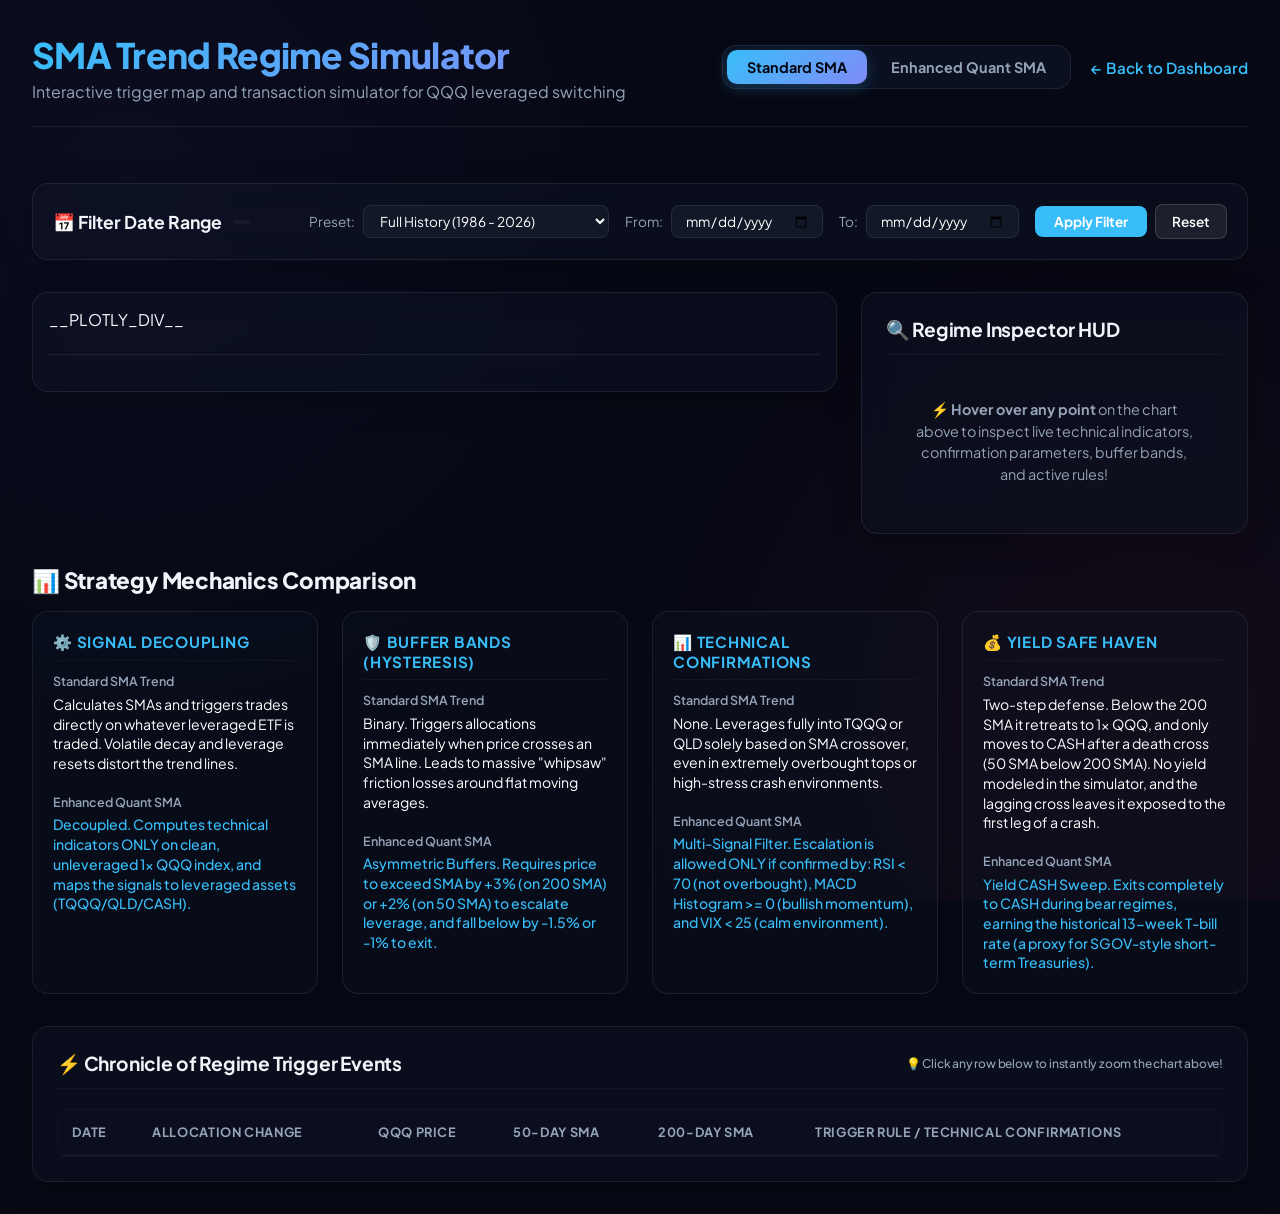
<file: tools/templates/simulator_template.html>
<!DOCTYPE html>
<html lang="en">
<head>
    <meta charset="UTF-8">
    <meta name="viewport" content="width=device-width, initial-scale=1.0">
    <title>SMA Trend Regime Simulator</title>
    <link href="https://fonts.googleapis.com/css2?family=Plus+Jakarta+Sans:wght@300;400;500;600;700;800&display=swap" rel="stylesheet">
    <script src="https://cdn.plot.ly/plotly-2.35.2.min.js" integrity="sha384-cCVCZkAjYNxaYKbM8lsArLznDF/SvMFr1jcZrvOpSTCa0W40ZAdLzHCEulnUa5i7" crossorigin="anonymous"></script>
    <style>
        :root {
            --bg-main: #060814;
            --bg-card: rgba(15, 23, 42, 0.4);
            --border-color: rgba(255, 255, 255, 0.08);
            --text-main: #f8fafc;
            --text-muted: #94a3b8;
            --green: #10b981;
            --yellow: #f59e0b;
            --red: #f43f5e;
            --purple: #a855f7;
            --blue: #38bdf8;
            --accent-blue: #38bdf8;
            --gradient-active: linear-gradient(135deg, #38bdf8, #818cf8);
        }
        
        * {
            margin: 0;
            padding: 0;
            box-sizing: border-box;
            font-family: 'Plus Jakarta Sans', sans-serif;
        }
        
        body {
            background-color: var(--bg-main);
            color: var(--text-main);
            padding: 2rem;
            min-height: 100vh;
            background-image: radial-gradient(circle at 10% 20%, rgba(99, 102, 241, 0.06) 0%, transparent 40%),
                              radial-gradient(circle at 90% 80%, rgba(244, 63, 94, 0.06) 0%, transparent 40%);
            background-attachment: fixed;
        }
        
        .container {
            max-width: 1500px;
            margin: 0 auto;
        }
        
        header {
            margin-bottom: 2rem;
            display: flex;
            justify-content: space-between;
            align-items: center;
            border-bottom: 1px solid var(--border-color);
            padding-bottom: 1.5rem;
            flex-wrap: wrap;
            gap: 1.5rem;
        }
        
        h1 {
            font-size: 2.2rem;
            font-weight: 800;
            background: linear-gradient(135deg, #38bdf8, #818cf8);
            -webkit-background-clip: text;
            -webkit-text-fill-color: transparent;
            letter-spacing: -0.02em;
        }
        
        .back-link {
            color: #38bdf8;
            text-decoration: none;
            font-weight: 600;
            font-size: 0.95rem;
            display: flex;
            align-items: center;
            gap: 0.5rem;
            transition: color 0.2s;
        }
        
        .back-link:hover {
            color: #818cf8;
        }
        
        /* Segmented Controller */
        .strategy-toggle-wrapper {
            display: flex;
            align-items: center;
            background: rgba(15, 23, 42, 0.6);
            border: 1px solid var(--border-color);
            border-radius: 14px;
            padding: 4px;
            gap: 4px;
            backdrop-filter: blur(12px);
        }
        
        .btn-segment {
            padding: 8px 20px;
            border: none;
            border-radius: 10px;
            font-size: 0.9rem;
            font-weight: 700;
            cursor: pointer;
            color: var(--text-muted);
            background: transparent;
            transition: all 0.25s cubic-bezier(0.4, 0, 0.2, 1);
        }
        
        .btn-segment:hover:not(.active) {
            color: var(--text-main);
            background: rgba(255, 255, 255, 0.03);
        }
        
        .btn-segment.active {
            background: var(--gradient-active);
            color: #030712;
            box-shadow: 0 4px 15px rgba(56, 189, 248, 0.25);
        }
        
        /* Dashboard Layout Split */
        .dashboard-layout {
            display: grid;
            grid-template-columns: 2.7fr 1.3fr;
            gap: 1.5rem;
            margin-bottom: 2rem;
        }
        
        @media (max-width: 1024px) {
            .dashboard-layout {
                grid-template-columns: 1fr;
            }
        }
        
        /* Cards */
        .card {
            background: var(--bg-card);
            border: 1px solid var(--border-color);
            border-radius: 16px;
            padding: 1.5rem;
            backdrop-filter: blur(16px);
            box-shadow: 0 8px 32px rgba(0, 0, 0, 0.25);
            position: relative;
        }
        
        .card-title {
            font-size: 1.2rem;
            font-weight: 700;
            margin-bottom: 1.25rem;
            color: #f1f5f9;
            display: flex;
            align-items: center;
            justify-content: space-between;
            border-bottom: 1px solid rgba(255,255,255,0.04);
            padding-bottom: 0.75rem;
            letter-spacing: -0.01em;
        }
        
        /* Dynamic Stats Cards */
        .stats-container {
            display: grid;
            grid-template-columns: repeat(auto-fit, minmax(220px, 1fr));
            gap: 1rem;
            margin-bottom: 1.5rem;
        }
        
        .stat-card {
            background: rgba(15, 23, 42, 0.3);
            border: 1px solid var(--border-color);
            border-radius: 12px;
            padding: 1.1rem;
            display: flex;
            flex-direction: column;
            gap: 0.4rem;
            box-shadow: inset 0 2px 4px rgba(255,255,255,0.01);
        }
        
        .stat-label {
            font-size: 0.8rem;
            color: var(--text-muted);
            font-weight: 600;
            text-transform: uppercase;
            letter-spacing: 0.05em;
        }
        
        .stat-value {
            font-size: 1.5rem;
            font-weight: 800;
            color: #ffffff;
            letter-spacing: -0.01em;
        }
        
        .stat-bar-container {
            width: 100%;
            height: 6px;
            background: rgba(255, 255, 255, 0.04);
            border-radius: 3px;
            overflow: hidden;
            margin-top: 0.25rem;
        }
        
        .stat-bar {
            height: 100%;
            border-radius: 3px;
            transition: width 0.4s ease-out;
        }
        
        /* HUD Inspector Panel styles */
        .hud-item {
            display: flex;
            justify-content: space-between;
            align-items: center;
            background: rgba(255, 255, 255, 0.02);
            border: 1px solid var(--border-color);
            padding: 8px 12px;
            border-radius: 8px;
            font-size: 0.85rem;
            transition: all 0.2s;
        }
        
        .hud-item.status-ok {
            border-left: 3px solid var(--green);
            background: rgba(16, 185, 129, 0.02);
        }
        
        .hud-item.status-fail {
            border-left: 3px solid var(--red);
            background: rgba(244, 63, 94, 0.02);
        }
        
        .hud-item.status-neutral {
            border-left: 3px solid var(--yellow);
            background: rgba(245, 158, 11, 0.02);
        }
        
        .hud-item.status-info {
            border-left: 3px solid var(--blue);
            background: rgba(56, 189, 248, 0.02);
        }
        
        .hud-item.status-purple {
            border-left: 3px solid var(--purple);
            background: rgba(168, 85, 247, 0.02);
        }
        
        /* Interactive Row Clicking */
        tbody tr {
            transition: all 0.2s ease-in-out;
        }
        tbody tr:hover {
            background-color: rgba(56, 189, 248, 0.06) !important;
        }
        tbody tr:hover .zoom-helper {
            opacity: 1;
            transform: translateX(0);
        }
        
        .active-row td {
            background-color: rgba(56, 189, 248, 0.1) !important;
            border-top: 1px solid rgba(56, 189, 248, 0.25) !important;
            border-bottom: 1px solid rgba(56, 189, 248, 0.25) !important;
            font-weight: 500;
        }
        
        .zoom-helper {
            display: inline-block;
            font-size: 0.7rem;
            color: var(--accent-blue);
            background: rgba(56, 189, 248, 0.1);
            padding: 2px 6px;
            border-radius: 4px;
            margin-left: 8px;
            opacity: 0;
            transform: translateX(-4px);
            transition: all 0.2s ease;
        }
        
        /* Floating Action Banner */
        .zoom-banner {
            display: none;
            align-items: center;
            justify-content: space-between;
            background: rgba(10, 15, 30, 0.95);
            border: 1px solid rgba(255, 255, 255, 0.1);
            padding: 1rem 1.5rem;
            border-radius: 12px;
            margin-bottom: 1.5rem;
            box-shadow: 0 12px 32px rgba(0, 0, 0, 0.4);
            backdrop-filter: blur(12px);
            animation: slideIn 0.3s cubic-bezier(0.16, 1, 0.3, 1);
        }
        
        @keyframes slideIn {
            from { transform: translateY(-10px); opacity: 0; }
            to { transform: translateY(0); opacity: 1; }
        }
        
        .btn-reset {
            background: rgba(255, 255, 255, 0.08);
            border: 1px solid rgba(255, 255, 255, 0.15);
            color: #ffffff;
            padding: 0.5rem 1rem;
            border-radius: 8px;
            font-size: 0.85rem;
            font-weight: 600;
            cursor: pointer;
            transition: all 0.2s;
        }
        
        .btn-reset:hover {
            background: #ffffff;
            color: #030712;
        }

        /* Stock Legend Card */
        .legend-card-grid {
            display: grid;
            grid-template-columns: repeat(auto-fit, minmax(220px, 1fr));
            gap: 1.25rem;
            margin-top: 1.5rem;
            padding-top: 1.25rem;
            border-top: 1px solid var(--border-color);
        }
        .legend-item {
            display: flex;
            align-items: flex-start;
            gap: 0.75rem;
        }
        .legend-icon {
            font-size: 1.2rem;
            line-height: 1.2;
        }
        .legend-title {
            font-weight: 700;
            font-size: 0.9rem;
            color: #f1f5f9;
            margin-bottom: 0.25rem;
        }
        .legend-desc {
            font-size: 0.8rem;
            color: var(--text-muted);
            line-height: 1.4;
        }

        /* Table Styles */
        .table-wrapper {
            max-height: 500px;
            overflow-y: auto;
            border-radius: 8px;
            border: 1px solid rgba(255, 255, 255, 0.04);
        }
        
        table {
            width: 100%;
            border-collapse: collapse;
            text-align: left;
        }
        
        th {
            background-color: rgba(10, 15, 30, 0.9);
            padding: 0.9rem;
            font-size: 0.8rem;
            font-weight: 700;
            color: var(--text-muted);
            text-transform: uppercase;
            letter-spacing: 0.05em;
            position: sticky;
            top: 0;
            z-index: 10;
            border-bottom: 1px solid var(--border-color);
        }
        
        td {
            padding: 0.9rem;
            border-bottom: 1px solid rgba(255, 255, 255, 0.02);
            font-size: 0.9rem;
        }
        
        /* Badges */
        .badge {
            display: inline-flex;
            align-items: center;
            padding: 0.3rem 0.65rem;
            border-radius: 9999px;
            font-size: 0.75rem;
            font-weight: 700;
            text-transform: uppercase;
            letter-spacing: 0.02em;
        }
        
        .badge-tqqq {
            background-color: rgba(16, 185, 129, 0.12);
            color: var(--green);
            border: 1px solid rgba(16, 185, 129, 0.25);
        }
        
        .badge-qld {
            background-color: rgba(245, 158, 11, 0.12);
            color: var(--yellow);
            border: 1px solid rgba(245, 158, 11, 0.25);
        }
        
        .badge-qqq {
            background-color: rgba(56, 189, 248, 0.12);
            color: var(--blue);
            border: 1px solid rgba(56, 189, 248, 0.25);
        }
        
        .badge-qld-qqq {
            background-color: rgba(168, 85, 247, 0.12);
            color: var(--purple);
            border: 1px solid rgba(168, 85, 247, 0.25);
        }
        
        .badge-cash {
            background-color: rgba(244, 63, 94, 0.12);
            color: var(--red);
            border: 1px solid rgba(244, 63, 94, 0.25);
        }
        
        /* Style comparison panel */
        .comparison-grid {
            display: grid;
            grid-template-columns: repeat(auto-fit, minmax(280px, 1fr));
            gap: 1.5rem;
            margin-bottom: 2rem;
        }
        
        .comp-card {
            background: rgba(15, 23, 42, 0.3);
            border: 1px solid var(--border-color);
            border-radius: 16px;
            padding: 1.25rem;
            display: flex;
            flex-direction: column;
            gap: 0.75rem;
        }
        
        .comp-card-title {
            font-size: 0.95rem;
            font-weight: 700;
            text-transform: uppercase;
            letter-spacing: 0.05em;
            color: var(--accent-blue);
            border-bottom: 1px solid rgba(255,255,255,0.04);
            padding-bottom: 0.5rem;
        }
        
        .comp-rule-block {
            display: flex;
            flex-direction: column;
            gap: 0.35rem;
        }
        
        .comp-rule-label {
            font-size: 0.78rem;
            color: var(--text-muted);
            font-weight: 600;
        }
        
        .comp-rule-val {
            font-size: 0.88rem;
            color: #ffffff;
            line-height: 1.4;
        }
        
        /* Scrollbar custom styling */
        .table-wrapper::-webkit-scrollbar {
            width: 6px;
        }
        .table-wrapper::-webkit-scrollbar-track {
            background: rgba(0, 0, 0, 0.15);
        }
        .table-wrapper::-webkit-scrollbar-thumb {
            background: rgba(255, 255, 255, 0.08);
            border-radius: 3px;
        }
        .table-wrapper::-webkit-scrollbar-thumb:hover {
            background: rgba(255, 255, 255, 0.15);
        }
        /* Filter Card Base & Desktop */
        .filter-card-sma {
            display: flex;
            flex-wrap: wrap;
            align-items: center;
            justify-content: space-between;
            gap: 1rem 1.25rem;
            margin-bottom: 2rem;
            padding: 1.25rem;
        }

        .filter-card-header-sma {
            display: flex;
            align-items: center;
            justify-content: space-between;
            gap: 0.75rem;
            flex-shrink: 0;
        }

        .filter-card-header-left-sma {
            display: flex;
            align-items: center;
            gap: 0.75rem;
            flex-wrap: wrap;
        }

        .filter-toggle-btn-sma {
            display: none;
            align-items: center;
            gap: 6px;
            background: #18181b;
            border: 1px solid var(--border-color);
            color: var(--text-main);
            padding: 6px 12px;
            border-radius: 6px;
            font-size: 0.8rem;
            font-weight: 500;
            cursor: pointer;
            transition: all 0.15s;
            flex-shrink: 0;
        }

        .filter-toggle-btn-sma:hover {
            border-color: rgba(255, 255, 255, 0.2);
            background: #27272a;
        }

        .filter-toggle-icon-sma {
            font-size: 0.75rem;
            transition: transform 0.2s cubic-bezier(0.16, 1, 0.3, 1);
        }

        .filter-card-sma.is-expanded .filter-toggle-icon-sma {
            transform: rotate(180deg);
        }

        .filter-controls-body-sma {
            display: flex;
            flex-wrap: wrap;
            align-items: center;
            gap: 1rem;
        }

        .filter-grid-mobile-sma {
            display: flex;
            flex-wrap: wrap;
            align-items: center;
            gap: 1rem;
        }

        .filter-item-mobile-sma {
            display: flex;
            align-items: center;
            gap: 0.5rem;
            white-space: nowrap;
        }

        .filter-btn-group-sma {
            display: flex;
            align-items: center;
            gap: 0.5rem;
        }

        /* Mobile Responsive Adaptations */
        @media (max-width: 900px) {
            body {
                padding: 1.25rem 1rem;
            }
            .dashboard-layout {
                grid-template-columns: 1fr;
                gap: 1.25rem;
            }
            header {
                flex-direction: column;
                align-items: stretch;
                gap: 1rem;
                margin-bottom: 1.5rem;
                padding-bottom: 1.25rem;
            }
            .strategy-toggle-wrapper {
                width: 100%;
                display: flex;
            }
            .btn-segment {
                flex: 1;
                text-align: center;
                min-height: 42px;
                padding: 8px 6px;
                font-size: 0.8rem;
            }
            .stats-container {
                grid-template-columns: repeat(2, 1fr);
                gap: 0.75rem;
                margin-bottom: 1.25rem;
            }
            .stat-card {
                padding: 0.85rem;
            }
            .stat-value {
                font-size: 1.2rem;
            }
            #sma-chart, .plotly-graph-div {
                height: 320px !important;
            }
            .comparison-grid {
                grid-template-columns: 1fr;
                gap: 1rem;
            }
            .filter-card-sma {
                flex-direction: column;
                align-items: stretch;
                gap: 0;
                padding: 1rem !important;
            }
            .filter-card-header-sma {
                width: 100%;
                justify-content: space-between;
                gap: 0.5rem;
            }
            .filter-card-header-left-sma {
                gap: 0.5rem;
            }
            .filter-toggle-btn-sma {
                display: inline-flex;
            }
            .filter-controls-body-sma {
                display: none;
                width: 100%;
                margin-top: 12px;
                padding-top: 12px;
                border-top: 1px solid rgba(255, 255, 255, 0.06);
                flex-direction: column;
                align-items: stretch;
                gap: 10px;
            }
            .filter-card-sma.is-expanded .filter-controls-body-sma {
                display: flex;
            }
            .filter-grid-mobile-sma {
                display: grid;
                grid-template-columns: 1fr 1fr;
                gap: 8px;
                width: 100%;
            }
            .filter-item-mobile-sma {
                display: flex;
                flex-direction: column;
                align-items: stretch;
                gap: 4px;
                width: 100%;
            }
            .filter-item-mobile-sma select,
            .filter-item-mobile-sma input {
                width: 100% !important;
                height: 38px;
            }
            .filter-btn-group-sma {
                display: grid;
                grid-template-columns: 1fr 1fr;
                gap: 8px;
                width: 100%;
                margin-top: 4px;
            }
            .filter-btn-group-sma button {
                min-height: 40px;
                justify-content: center;
                width: 100%;
            }
            /* Frozen sticky date column on triggers table */
            .table-wrapper table th:first-child,
            .table-wrapper table td:first-child {
                position: sticky;
                left: 0;
                z-index: 5;
                background: #09090b;
                box-shadow: 2px 0 6px -2px rgba(0, 0, 0, 0.6);
            }
            .table-wrapper table th:first-child {
                z-index: 15;
            }
            .table-wrapper table tbody tr:nth-child(even) td:first-child {
                background: #0f0f14;
            }
            .table-wrapper table tbody tr:hover td:first-child {
                background: #14141c;
            }
        }

        @media (max-width: 600px) {
            body {
                padding: 1rem 0.75rem;
            }
            h1 {
                font-size: 1.35rem;
            }
            .stats-container {
                grid-template-columns: 1fr;
            }
            #sma-chart, .plotly-graph-div {
                height: 290px !important;
            }
            .card {
                padding: 1rem;
                border-radius: 12px;
            }
            .filter-grid-mobile-sma {
                grid-template-columns: 1fr;
            }
        }
    </style>
</head>
<body>
    <div class="container">
        <header>
            <div>
                <h1>SMA Trend Regime Simulator</h1>
                <p style="color: var(--text-muted); margin-top: 0.25rem;">Interactive trigger map and transaction simulator for QQQ leveraged switching</p>
            </div>
            
            <div style="display: flex; align-items: center; gap: 1.25rem; flex-wrap: wrap;">
                <!-- Premium Strategy Toggle Segment Control -->
                <div class="strategy-toggle-wrapper">
                    <button id="btn-std" class="btn-segment active" onclick="setStrategy('standard')">Standard SMA</button>
                    <button id="btn-enh" class="btn-segment" onclick="setStrategy('enhanced')">Enhanced Quant SMA</button>
                </div>
                
                <a href="index.html" class="back-link">
                    ← Back to Dashboard
                </a>
            </div>
        </header>
        
        <!-- Regime Duration Stats (Updated dynamically by JS) -->
        <div class="stats-container" id="stats-container-dynamic">
            <!-- Filled dynamically -->
        </div>

        <!-- Interactive Date Range Selector -->
        <div class="card filter-card-sma" id="filterCardSma">
            <div class="filter-card-header-sma">
                <div class="filter-card-header-left-sma">
                    <span style="font-size: 1.1rem; font-weight: 700; color: #f1f5f9;">📅 Filter Date Range</span>
                    <span style="font-size: 0.8rem; color: var(--text-muted); background: rgba(255,255,255,0.05); padding: 2px 8px; border-radius: 4px;" id="data-range-label"></span>
                </div>
                <button class="filter-toggle-btn-sma" id="filterToggleBtnSma" onclick="toggleMobileFilterSma()" aria-expanded="false" aria-controls="filterControlsBodySma">
                    <span>Filters</span>
                    <span class="filter-toggle-icon-sma">▼</span>
                </button>
            </div>
            
            <div class="filter-controls-body-sma" id="filterControlsBodySma">
                <!-- Presets -->
                <div class="filter-item-mobile-sma" style="display: flex; align-items: center; gap: 0.5rem;">
                    <span style="font-size: 0.85rem; color: var(--text-muted); white-space: nowrap;">Preset:</span>
                    <select id="date-preset" style="background: #111827; border: 1px solid var(--border-color); color: #ffffff; padding: 0.4rem 0.8rem; border-radius: 8px; font-size: 0.85rem; outline: none; cursor: pointer; transition: border-color 0.2s;">
                        <option value="all">Full History (1986 - 2026)</option>
                        <option value="last10">Last 10 Years</option>
                        <option value="last5">Last 5 Years</option>
                        <option value="covid">Covid Cycle (2020 - 2022)</option>
                        <option value="tech_rally">Recent Tech Rally (2023 - 2026)</option>
                        <option value="bear_defense">2022 Bear Market</option>
                        <option value="custom" disabled>Custom Range (Chart Zoom)</option>
                    </select>
                </div>
                
                <!-- Date Pickers -->
                <div class="filter-grid-mobile-sma">
                    <div class="filter-item-mobile-sma" style="display: flex; align-items: center; gap: 0.5rem;">
                        <span style="font-size: 0.85rem; color: var(--text-muted); white-space: nowrap;">From:</span>
                        <input type="date" id="start-date" style="background: #111827; border: 1px solid var(--border-color); color: #ffffff; padding: 0.4rem 0.8rem; border-radius: 8px; font-size: 0.85rem; outline: none; transition: border-color 0.2s;">
                    </div>
                    <div class="filter-item-mobile-sma" style="display: flex; align-items: center; gap: 0.5rem;">
                        <span style="font-size: 0.85rem; color: var(--text-muted); white-space: nowrap;">To:</span>
                        <input type="date" id="end-date" style="background: #111827; border: 1px solid var(--border-color); color: #ffffff; padding: 0.4rem 0.8rem; border-radius: 8px; font-size: 0.85rem; outline: none; transition: border-color 0.2s;">
                    </div>
                </div>
                
                <div class="filter-btn-group-sma" style="display: flex; align-items: center; gap: 0.5rem;">
                    <button class="btn-reset" onclick="applyCustomDateFilter()" style="background: var(--blue); border: none; color: #ffffff; padding: 0.45rem 1.2rem; border-radius: 8px; font-weight: 700; font-size: 0.85rem; cursor: pointer; transition: opacity 0.2s;" onmouseover="this.style.opacity='0.9';" onmouseout="this.style.opacity='1';">Apply Filter</button>
                    <button class="btn-reset" onclick="resetDateFilter()">Reset</button>
                </div>
            </div>
        </div>

        <!-- Zoom Active Notification Banner -->
        <div class="zoom-banner" id="zoom-banner">
            <div id="zoom-banner-text" style="color: #ffffff; font-size: 0.95rem; line-height: 1.4;"></div>
            <button class="btn-reset" onclick="resetZoom()">Reset Zoom (Show All)</button>
        </div>

        <!-- Two-Column Interactive Layout -->
        <div class="dashboard-layout">
            <!-- Left Column: Interactive Plotly Chart -->
            <div class="chart-column">
                <div id="sma-chart-card" class="card" style="padding: 1rem;">
                    __PLOTLY_DIV__
                    
                    <!-- Dynamic Educational Explanations (updates on strategy toggle) -->
                    <div class="legend-card-grid" id="legend-grid-dynamic">
                        <!-- Filled dynamically -->
                    </div>
                </div>
            </div>
            
            <!-- Right Column: Interactive technical HUD (Heads Up Display) -->
            <div class="hud-column">
                <div class="card" style="height: 100%; display: flex; flex-direction: column;">
                    <div class="card-title">🔍 Regime Inspector HUD</div>
                    <div id="hud-content" style="flex: 1; display: flex; flex-direction: column; justify-content: center; gap: 1rem;">
                        <div style="text-align: center; color: var(--text-muted); font-size: 0.9rem; padding: 1.5rem; line-height: 1.5;">
                            ⚡ <b>Hover over any point</b> on the chart above to inspect live technical indicators, confirmation parameters, buffer bands, and active rules!
                        </div>
                    </div>
                </div>
            </div>
        </div>

        <!-- Side-by-Side Strategy Comparison Panel -->
        <h2 style="font-size: 1.4rem; font-weight: 800; color: #f1f5f9; margin-bottom: 1rem; letter-spacing: -0.01em;">📊 Strategy Mechanics Comparison</h2>
        <div class="comparison-grid">
            <div class="comp-card">
                <div class="comp-card-title">⚙️ Signal Decoupling</div>
                <div class="comp-rule-block">
                    <span class="comp-rule-label">Standard SMA Trend</span>
                    <span class="comp-rule-val">Calculates SMAs and triggers trades directly on whatever leveraged ETF is traded. Volatile decay and leverage resets distort the trend lines.</span>
                </div>
                <div class="comp-rule-block" style="margin-top: 0.5rem;">
                    <span class="comp-rule-label">Enhanced Quant SMA</span>
                    <span class="comp-rule-val" style="color: var(--accent-blue); font-weight: 500;">Decoupled. Computes technical indicators ONLY on clean, unleveraged 1x QQQ index, and maps the signals to leveraged assets (TQQQ/QLD/CASH).</span>
                </div>
            </div>
            <div class="comp-card">
                <div class="comp-card-title">🛡️ Buffer Bands (Hysteresis)</div>
                <div class="comp-rule-block">
                    <span class="comp-rule-label">Standard SMA Trend</span>
                    <span class="comp-rule-val">Binary. Triggers allocations immediately when price crosses an SMA line. Leads to massive "whipsaw" friction losses around flat moving averages.</span>
                </div>
                <div class="comp-rule-block" style="margin-top: 0.5rem;">
                    <span class="comp-rule-label">Enhanced Quant SMA</span>
                    <span class="comp-rule-val" style="color: var(--accent-blue); font-weight: 500;">Asymmetric Buffers. Requires price to exceed SMA by +3% (on 200 SMA) or +2% (on 50 SMA) to escalate leverage, and fall below by -1.5% or -1% to exit.</span>
                </div>
            </div>
            <div class="comp-card">
                <div class="comp-card-title">📊 Technical Confirmations</div>
                <div class="comp-rule-block">
                    <span class="comp-rule-label">Standard SMA Trend</span>
                    <span class="comp-rule-val">None. Leverages fully into TQQQ or QLD solely based on SMA crossover, even in extremely overbought tops or high-stress crash environments.</span>
                </div>
                <div class="comp-rule-block" style="margin-top: 0.5rem;">
                    <span class="comp-rule-label">Enhanced Quant SMA</span>
                    <span class="comp-rule-val" style="color: var(--accent-blue); font-weight: 500;">Multi-Signal Filter. Escalation is allowed ONLY if confirmed by: RSI < 70 (not overbought), MACD Histogram >= 0 (bullish momentum), and VIX < 25 (calm environment).</span>
                </div>
            </div>
            <div class="comp-card">
                <div class="comp-card-title">💰 Yield safe haven</div>
                <div class="comp-rule-block">
                    <span class="comp-rule-label">Standard SMA Trend</span>
                    <span class="comp-rule-val">Two-step defense. Below the 200 SMA it retreats to 1x QQQ, and only moves to CASH after a death cross (50 SMA below 200 SMA). No yield modeled in the simulator, and the lagging cross leaves it exposed to the first leg of a crash.</span>
                </div>
                <div class="comp-rule-block" style="margin-top: 0.5rem;">
                    <span class="comp-rule-label">Enhanced Quant SMA</span>
                    <span class="comp-rule-val" style="color: var(--accent-blue); font-weight: 500;">Yield CASH Sweep. Exits completely to CASH during bear regimes, earning the historical 13-week T-bill rate (a proxy for SGOV-style short-term Treasuries).</span>
                </div>
            </div>
        </div>
        
        <!-- Transaction / Trigger Event Log -->
        <div class="card" style="margin-top: 2rem;">
            <div class="card-title" id="chronicle-title-container">
                <span id="chronicle-title">⚡ Chronicle of Regime Trigger Events</span>
                <span style="font-size: 0.75rem; font-weight: 500; color: var(--text-muted);">💡 Click any row below to instantly zoom the chart above!</span>
            </div>
            <div class="table-wrapper">
                <table>
                    <thead>
                        <tr>
                            <th>Date</th>
                            <th>Allocation Change</th>
                            <th>QQQ Price</th>
                            <th>50-Day SMA</th>
                            <th>200-Day SMA</th>
                            <th>Trigger Rule / Technical Confirmations</th>
                        </tr>
                    </thead>
                    <tbody id="triggers-table-body">
                        <!-- Filled dynamically -->
                    </tbody>
                </table>
            </div>
        </div>
    </div>
    
    <!-- Zoom Interaction & Dynamic Simulator Logic JS script -->
    <script>
        // 100% robust serialized data arrays directly generated from Python
        const priceData = __JS_DATA__;
        const stdTriggers = __STD_TRIGGERS__;
        const enhTriggers = __ENH_TRIGGERS__;
        
        let currentStrategy = 'standard'; // 'standard' or 'enhanced'

        // Color maps
        const badgemap = {
            'TQQQ': 'badge-tqqq',
            'QLD': 'badge-qld',
            'QQQ': 'badge-qqq',
            'QLD/QQQ': 'badge-qld-qqq',
            'CASH': 'badge-cash'
        };

        function getBadgeClass(val) {
            return badgemap[val] || 'badge-qqq';
        }

        // Strategy Setter
        function setStrategy(strategy) {
            currentStrategy = strategy;
            
            // 1. Update Segmented Control CSS classes
            if (strategy === 'standard') {
                document.getElementById('btn-std').classList.add('active');
                document.getElementById('btn-enh').classList.remove('active');
            } else {
                document.getElementById('btn-std').classList.remove('active');
                document.getElementById('btn-enh').classList.add('active');
            }
            
            // 2. Render strategy-specific legend
            renderLegend();
            
            // 3. Update the Plotly chart background shading shapes & redrawing
            let gd = document.getElementById('sma-chart');
            if (gd && gd.layout && gd.layout.xaxis) {
                let range = gd.layout.xaxis.range;
                let startStr = range ? range[0].split(' ')[0].substring(0, 10) : priceData[0].d;
                let endStr = range ? range[1].split(' ')[0].substring(0, 10) : priceData[priceData.length - 1].d;
                
                updatePlotlyShapes(startStr, endStr);
                recalculateStatsAndChronicle(startStr, endStr);
            } else {
                let startStr = priceData[0].d;
                let endStr = priceData[priceData.length - 1].d;
                updatePlotlyShapes(startStr, endStr);
                recalculateStatsAndChronicle(startStr, endStr);
            }

            // Clear active row highlight & HUD
            resetHUD();
        }

        // Render Dynamic Guide Legend Box
        function renderLegend() {
            let html = '';
            if (currentStrategy === 'standard') {
                html = `
                <div class="legend-item">
                    <div class="legend-icon">📊</div>
                    <div>
                        <div class="legend-title">What are these lines?</div>
                        <div class="legend-desc">The <b>50-day average</b> (dashed blue) tracks the short-term price momentum, while the <b>200-day average</b> (orange) is the line in the sand separating bull and bear markets.</div>
                    </div>
                </div>
                <div class="legend-item">
                    <div class="legend-icon">🟢</div>
                    <div>
                        <div class="legend-title">TQQQ (3x Speed)</div>
                        <div class="legend-desc">When prices are above both averages, the market is in a strong uptrend. We buy TQQQ to try to capture 3x the daily returns of QQQ.</div>
                    </div>
                </div>
                <div class="legend-item">
                    <div class="legend-icon">🟡</div>
                    <div>
                        <div class="legend-title">QLD (2x Speed)</div>
                        <div class="legend-desc">When price falls below the short-term average but holds the 200-day average, we de-risk into QLD to safely weather temporary pullbacks.</div>
                    </div>
                </div>
                <div class="legend-item">
                    <div class="legend-icon">🔵</div>
                    <div>
                        <div class="legend-title">QQQ (1x Defensive)</div>
                        <div class="legend-desc">If prices dip below the 200-day average while the 50-day average is still above it, we exit all leverage and hold regular QQQ.</div>
                    </div>
                </div>
                <div class="legend-item">
                    <div class="legend-icon">🔴</div>
                    <div>
                        <div class="legend-title">CASH (Safest)</div>
                        <div class="legend-desc">Once the 50-day average also crosses below the 200-day average (death cross) with price below the 200-day, we move fully to CASH to protect our nest egg from devastating bear markets.</div>
                    </div>
                </div>`;
            } else {
                html = `
                <div class="legend-item">
                    <div class="legend-icon">🛡️</div>
                    <div>
                        <div class="legend-title">Asymmetric Buffers</div>
                        <div class="legend-desc">Hysteresis loop prevents whipsaw losses. Price must exceed SMA_200 by <b>+3%</b> to start BULL, and drop below <b>-1.5%</b> to start BEAR. Same on SMA_50 (+2%/-1%).</div>
                    </div>
                </div>
                <div class="legend-item">
                    <div class="legend-icon">🟢</div>
                    <div>
                        <div class="legend-title">TQQQ (3x Confirmed)</div>
                        <div class="legend-desc">Regime is Strong Bull, AND technical signals (RSI < 70, MACD histogram positive, VIX < 25) are fully bullish. Max leverage speed!</div>
                    </div>
                </div>
                <div class="legend-item">
                    <div class="legend-icon">🟣</div>
                    <div>
                        <div class="legend-title">QLD/QQQ (50/50 Hedge)</div>
                        <div class="legend-desc">Strong Bull but technical indicators did not confirm (RSI overbought, bearish MACD, or high VIX stress). De-leveraged to hedge risk.</div>
                    </div>
                </div>
                <div class="legend-item">
                    <div class="legend-icon">🟡</div>
                    <div>
                        <div class="legend-title">QLD (2x Confirmed)</div>
                        <div class="legend-desc">Regime is Mild Bull, AND volatility is calm (VIX < 25). Target 2x leverage to weather mild pullbacks safely.</div>
                    </div>
                </div>
                <div class="legend-item">
                    <div class="legend-icon">🔵</div>
                    <div>
                        <div class="legend-title">QQQ (1x Defensive)</div>
                        <div class="legend-desc">Regime is Mild Bull, but volatility is dangerous (VIX >= 25). De-leveraged to unleveraged 1x QQQ to avoid leverage decay.</div>
                    </div>
                </div>
                <div class="legend-item">
                    <div class="legend-icon">🔴</div>
                    <div>
                        <div class="legend-title">CASH (Treasury Yield)</div>
                        <div class="legend-desc">Price breaks below SMA_200 buffer band. Tactical exit to high-yield risk-free Cash (earning the 13-week T-bill rate).</div>
                    </div>
                </div>`;
            }
            document.getElementById('legend-grid-dynamic').innerHTML = html;
        }

        // Reset Technical HUD to default hover instruction
        function resetHUD() {
            document.getElementById('hud-content').innerHTML = `
            <div style="text-align: center; color: var(--text-muted); font-size: 0.9rem; padding: 1.5rem; line-height: 1.5;">
                ⚡ <b>Hover over any point</b> on the chart above to inspect live technical indicators, confirmation parameters, buffer bands, and active rules!
            </div>`;
        }

        // Update Technical HUD with detailed metrics on hover
        function updateHUD(item) {
            let p = item.p;
            let s50 = item.s50;
            let s200 = item.s200;
            
            let diff50 = ((p - s50) / s50) * 100;
            let diff200 = ((p - s200) / s200) * 100;
            
            let diff50Str = (diff50 >= 0 ? '+' : '') + diff50.toFixed(1) + '%';
            let diff200Str = (diff200 >= 0 ? '+' : '') + diff200.toFixed(1) + '%';
            
            let hudHtml = '';
            
            if (currentStrategy === 'standard') {
                let isAbove200 = p > s200;
                let isAbove50 = p > s50;
                let isGoldenCross = s50 > s200;
                let alloc = isAbove50 && isAbove200 ? 'TQQQ' : (isAbove200 ? 'QLD' : (isGoldenCross ? 'QQQ' : 'CASH'));
                let allocSubText = alloc === 'TQQQ' ? '3x Leveraged Speed' : (alloc === 'QLD' ? '2x Leveraged Speed' : (alloc === 'QQQ' ? '1x Defensive' : 'Safe CASH'));
                let reasonText = alloc === 'TQQQ' 
                    ? "🟢 Price is above both averages. Trend is strongly bullish, maximizing leverage speed in 3x TQQQ."
                    : (alloc === 'QLD' ? "🟡 Price is below 50-day average but above 200-day average. Mild trend, holding 2x QLD."
                    : (alloc === 'QQQ' ? "🔵 Price is below 200-day average, but the 50-day average is still above the 200-day. Holding defensive 1x QQQ."
                    : "🔴 Price is below 200-day average and the 50-day average is below the 200-day (death cross). Bear trend, holding CASH."));
                
                hudHtml = `
                <div style="display: flex; flex-direction: column; gap: 0.8rem;">
                    <!-- Date & Price -->
                    <div style="display: flex; justify-content: space-between; align-items: center; border-bottom: 1px solid var(--border-color); padding-bottom: 0.5rem;">
                        <span style="font-weight: 800; font-size: 1.2rem; color: #ffffff;">${item.d}</span>
                        <span style="font-family: monospace; font-size: 1.2rem; font-weight: 800; color: var(--accent-blue);">$${p.toFixed(2)}</span>
                    </div>
                    
                    <!-- SMAs comparison -->
                    <div style="display: flex; flex-direction: column; gap: 0.4rem;">
                        <div style="display: flex; justify-content: space-between; font-size: 0.85rem;">
                            <span style="color: var(--text-muted); font-weight: 500;">50-Day SMA:</span>
                            <span style="font-family: monospace; color: #ffffff; font-weight: 600;">$${s50.toFixed(2)} (<span style="color: ${diff50 >= 0 ? 'var(--green)' : 'var(--red)'}">${diff50Str}</span>)</span>
                        </div>
                        <div style="display: flex; justify-content: space-between; font-size: 0.85rem;">
                            <span style="color: var(--text-muted); font-weight: 500;">200-Day SMA:</span>
                            <span style="font-family: monospace; color: #ffffff; font-weight: 600;">$${s200.toFixed(2)} (<span style="color: ${diff200 >= 0 ? 'var(--green)' : 'var(--red)'}">${diff200Str}</span>)</span>
                        </div>
                    </div>
                    
                    <div style="border-bottom: 1px solid var(--border-color); margin: 0.2rem 0;"></div>
                    
                    <!-- Strategy Parameters -->
                    <div style="font-size: 0.85rem; font-weight: 700; color: #ffffff; text-transform: uppercase; letter-spacing: 0.05em;">
                        Standard SMA Crossover Rules:
                    </div>
                    
                    <div style="display: flex; flex-direction: column; gap: 0.5rem;">
                        <div class="hud-item ${isAbove200 ? 'status-ok' : 'status-fail'}">
                            <span style="font-weight: 500;">📈 Above 200 SMA (Bull Regime)</span>
                            <span style="font-weight: 700;">${isAbove200 ? '✅ YES' : '❌ NO'}</span>
                        </div>
                        <div class="hud-item ${isAbove50 ? 'status-ok' : 'status-neutral'}">
                            <span style="font-weight: 500;">⚡ Above 50 SMA (Strong Bull)</span>
                            <span style="font-weight: 700; color: ${isAbove50 ? 'var(--green)' : 'var(--yellow)'}">${isAbove50 ? '🟢 YES' : '🟡 NO'}</span>
                        </div>
                        <div class="hud-item ${isGoldenCross ? 'status-ok' : 'status-fail'}">
                            <span style="font-weight: 500;">✂️ 50 SMA Above 200 SMA (No Death Cross)</span>
                            <span style="font-weight: 700;">${isGoldenCross ? '✅ YES' : '❌ NO'}</span>
                        </div>
                    </div>
                    
                    <div style="border-bottom: 1px solid var(--border-color); margin: 0.2rem 0;"></div>
                    
                    <!-- Result -->
                    <div style="display: flex; flex-direction: column; gap: 0.3rem;">
                        <span style="font-size: 0.75rem; color: var(--text-muted); font-weight: 600; text-transform: uppercase; letter-spacing: 0.05em;">Active Allocation:</span>
                        <div style="display: flex; align-items: center; justify-content: space-between; margin-top: 0.25rem;">
                            <span class="badge ${getBadgeClass(alloc)}">${alloc}</span>
                            <span style="font-size: 0.8rem; font-weight: 600; color: var(--text-muted);">${allocSubText}</span>
                        </div>
                    </div>
                    
                    <!-- Reason -->
                    <div style="background: rgba(255, 255, 255, 0.03); border: 1px solid var(--border-color); border-radius: 10px; padding: 0.75rem; font-size: 0.8rem; line-height: 1.4; color: #cbd5e1;">
                        ${reasonText}
                    </div>
                </div>`;
            } else {
                let regimeStr = item.enh_reg;
                let regimeLabel = regimeStr === 'BULL_STRONG' ? '🟢 BULL STRONG' : (regimeStr === 'BULL_MILD' ? '🟡 BULL MILD' : '🔴 BEAR MARKET');
                let regimeClass = regimeStr === 'BULL_STRONG' ? 'status-ok' : (regimeStr === 'BULL_MILD' ? 'status-neutral' : 'status-fail');
                
                let isRsiSafe = item.rsi < 70;
                let isMacdSafe = item.macd_h >= 0;
                let isVixSafe = item.vix === null || item.vix === undefined || item.vix < 25;
                
                let alloc = item.enh_all;
                let allocSubText = alloc === 'TQQQ' ? '3x Confirmed Leverage' 
                    : (alloc === 'QLD/QQQ' ? '50/50 Whipsaw Buffer'
                    : (alloc === 'QLD' ? '2x Confirmed Leverage'
                    : (alloc === 'QQQ' ? '1x High-Stress Defensive' : 'SGOV Safe CASH Sweep')));
                
                hudHtml = `
                <div style="display: flex; flex-direction: column; gap: 0.8rem;">
                    <!-- Date & Price -->
                    <div style="display: flex; justify-content: space-between; align-items: center; border-bottom: 1px solid var(--border-color); padding-bottom: 0.5rem;">
                        <span style="font-weight: 800; font-size: 1.2rem; color: #ffffff;">${item.d}</span>
                        <span style="font-family: monospace; font-size: 1.2rem; font-weight: 800; color: var(--accent-blue);">$${p.toFixed(2)}</span>
                    </div>
                    
                    <!-- SMAs comparison -->
                    <div style="display: flex; flex-direction: column; gap: 0.4rem;">
                        <div style="display: flex; justify-content: space-between; font-size: 0.85rem;">
                            <span style="color: var(--text-muted); font-weight: 500;">50-Day SMA:</span>
                            <span style="font-family: monospace; color: #ffffff; font-weight: 600;">$${s50.toFixed(2)} (<span style="color: ${diff50 >= 0 ? 'var(--green)' : 'var(--red)'}">${diff50Str}</span>)</span>
                        </div>
                        <div style="display: flex; justify-content: space-between; font-size: 0.85rem;">
                            <span style="color: var(--text-muted); font-weight: 500;">200-Day SMA:</span>
                            <span style="font-family: monospace; color: #ffffff; font-weight: 600;">$${s200.toFixed(2)} (<span style="color: ${diff200 >= 0 ? 'var(--green)' : 'var(--red)'}">${diff200Str}</span>)</span>
                        </div>
                    </div>
                    
                    <div style="border-bottom: 1px solid var(--border-color); margin: 0.2rem 0;"></div>
                    
                    <!-- Strategy Parameters -->
                    <div style="font-size: 0.85rem; font-weight: 700; color: #ffffff; text-transform: uppercase; letter-spacing: 0.05em;">
                        Enhanced Quant SMA checklist:
                    </div>
                    
                    <div style="display: flex; flex-direction: column; gap: 0.45rem;">
                        <div class="hud-item ${regimeClass}">
                            <span style="font-weight: 500;">🛡️ Active Hysteresis Regime</span>
                            <span style="font-weight: 700;">${regimeLabel}</span>
                        </div>
                        <div class="hud-item ${isRsiSafe ? 'status-ok' : 'status-fail'}">
                            <span style="font-weight: 500;">📉 RSI (14) = ${item.rsi.toFixed(1)} (&lt; 70)</span>
                            <span style="font-weight: 700;">${isRsiSafe ? '✅ SAFE' : '⚠️ OVERBOUGHT'}</span>
                        </div>
                        <div class="hud-item ${isMacdSafe ? 'status-ok' : 'status-fail'}">
                            <span style="font-weight: 500;">📊 MACD Histogram = ${item.macd_h.toFixed(2)} (&gt;= 0)</span>
                            <span style="font-weight: 700;">${isMacdSafe ? '✅ BULLISH' : '❌ BEARISH'}</span>
                        </div>
                        <div class="hud-item ${isVixSafe ? 'status-ok' : 'status-fail'}">
                            <span style="font-weight: 500;">⚠️ VIX Index = ${item.vix !== null && item.vix !== undefined ? item.vix.toFixed(1) : 'N/A'} (&lt; 25)</span>
                            <span style="font-weight: 700;">${item.vix !== null && item.vix !== undefined ? (isVixSafe ? '✅ SAFE' : '🔥 HIGH STRESS') : '⚪ N/A (PRE-VIX)'}</span>
                        </div>
                    </div>
                    
                    <div style="border-bottom: 1px solid var(--border-color); margin: 0.2rem 0;"></div>
                    
                    <!-- Result -->
                    <div style="display: flex; flex-direction: column; gap: 0.3rem;">
                        <span style="font-size: 0.75rem; color: var(--text-muted); font-weight: 600; text-transform: uppercase; letter-spacing: 0.05em;">Active Allocation:</span>
                        <div style="display: flex; align-items: center; justify-content: space-between; margin-top: 0.25rem;">
                            <span class="badge ${getBadgeClass(alloc)}">${alloc}</span>
                            <span style="font-size: 0.8rem; font-weight: 600; color: var(--text-muted);">${allocSubText}</span>
                        </div>
                    </div>
                    
                    <!-- Reason -->
                    <div style="background: rgba(255, 255, 255, 0.03); border: 1px solid var(--border-color); border-radius: 10px; padding: 0.75rem; font-size: 0.8rem; line-height: 1.4; color: #cbd5e1;">
                        ${item.enh_reason}
                    </div>
                </div>`;
            }
            
            document.getElementById('hud-content').innerHTML = hudHtml;
        }
        
        function getStdReason(item) {
            let p = item.p;
            let s50 = item.s50;
            let s200 = item.s200;
            if (p > s50 && p > s200) {
                return "🟢 <b>Strong Bull Market:</b> Price crossed above both short-term (50-day) and long-term (200-day) averages. Maximize speed in TQQQ!";
            } else if (p > s200) {
                return "🟡 <b>Warning Signal:</b> Price dipped below short-term (50-day) average, but remains above long-term. Safely downshift to QLD.";
            } else {
                return "🔴 <b>Bear Market / Defense:</b> Price fell below long-term (200-day) average. Switch to safe 1x QQQ to avoid massive leverage losses.";
            }
        }

        // Plotly Shapes generator dynamically (saves massive HTML size and is extremely fast)
        function updatePlotlyShapes(startStr, endStr) {
            let shapes = [];
            let filteredData = priceData.filter(item => item.d >= startStr && item.d <= endStr);
            if (filteredData.length === 0) return;
            
            let blockStart = filteredData[0].d;
            let blockType = currentStrategy === 'standard' ? filteredData[0].std_reg : filteredData[0].enh_all;
            
            for (let i = 1; i < filteredData.length; i++) {
                let item = filteredData[i];
                let currentType = currentStrategy === 'standard' ? item.std_reg : item.enh_all;
                
                if (currentType !== blockType) {
                    shapes.push(makeShape(blockStart, item.d, blockType));
                    blockStart = item.d;
                    blockType = currentType;
                }
            }
            shapes.push(makeShape(blockStart, filteredData[filteredData.length - 1].d, blockType));
            
            Plotly.relayout('sma-chart', { shapes: shapes });
        }
        
        function makeShape(x0, x1, type) {
            const colors = {
                'TQQQ': 'rgba(16, 185, 129, 0.06)',    // Green
                'QLD': 'rgba(245, 158, 11, 0.06)',     // Yellow
                'QQQ': 'rgba(56, 189, 248, 0.06)',     // Sky Blue
                'QLD/QQQ': 'rgba(168, 85, 247, 0.06)', // Purple
                'CASH': 'rgba(244, 63, 94, 0.06)'     // Red (Cash Sweep)
            };
            return {
                type: 'rect',
                xref: 'x',
                yref: 'paper',
                x0: x0,
                x1: x1,
                y0: 0,
                y1: 1,
                fillcolor: colors[type] || 'transparent',
                opacity: 1.0,
                line: { width: 0 },
                layer: 'below'
            };
        }

        // Dynamic stats calculator & Dynamic triggers table renderer
        function recalculateStatsAndChronicle(startStr, endStr) {
            let filteredData = priceData.filter(item => item.d >= startStr && item.d <= endStr);
            let total = filteredData.length;
            if (total === 0) total = 1;
            
            // 1. Calculate Stats
            let counts = {};
            filteredData.forEach(item => {
                let key = currentStrategy === 'standard' ? item.std_reg : item.enh_all;
                counts[key] = (counts[key] || 0) + 1;
            });
            
            let statsHtml = '';
            if (currentStrategy === 'standard') {
                const states = [
                    { key: 'TQQQ', label: '🟢 Time in TQQQ (Strong Bull)', color: 'var(--green)' },
                    { key: 'QLD', label: '🟡 Time in QLD (Mild Warning)', color: 'var(--yellow)' },
                    { key: 'QQQ', label: '🔵 Time in QQQ (Defense)', color: 'var(--blue)' },
                    { key: 'CASH', label: '🔴 Time in CASH (Death Cross)', color: 'var(--red)' }
                ];
                states.forEach(s => {
                    let count = counts[s.key] || 0;
                    let pct = (count / total) * 100;
                    statsHtml += `
                    <div class="stat-card">
                        <div class="stat-label">${s.label}</div>
                        <div class="stat-value">${count.toLocaleString()} Days <span style="font-size: 0.55em; color: ${s.color}; font-weight: 700;">(${pct.toFixed(1)}%)</span></div>
                        <div class="stat-bar-container">
                            <div class="stat-bar" style="width: ${pct}%; background-color: ${s.color};"></div>
                        </div>
                    </div>`;
                });
            } else {
                const states = [
                    { key: 'TQQQ', label: '🟢 Time in TQQQ (Strong Confirmed)', color: 'var(--green)' },
                    { key: 'QLD/QQQ', label: '🟣 Time in QLD/QQQ (Strong Buffer)', color: 'var(--purple)' },
                    { key: 'QLD', label: '🟡 Time in QLD (Mild Confirmed)', color: 'var(--yellow)' },
                    { key: 'QQQ', label: '🔵 Time in QQQ (Mild Defensive)', color: 'var(--blue)' },
                    { key: 'CASH', label: '🔴 Time in CASH (Yield Sweep)', color: 'var(--red)' }
                ];
                states.forEach(s => {
                    let count = counts[s.key] || 0;
                    let pct = (count / total) * 100;
                    statsHtml += `
                    <div class="stat-card">
                        <div class="stat-label">${s.label}</div>
                        <div class="stat-value">${count.toLocaleString()} Days <span style="font-size: 0.55em; color: ${s.color}; font-weight: 700;">(${pct.toFixed(1)}%)</span></div>
                        <div class="stat-bar-container">
                            <div class="stat-bar" style="width: ${pct}%; background-color: ${s.color};"></div>
                        </div>
                    </div>`;
                });
            }
            document.getElementById('stats-container-dynamic').innerHTML = statsHtml;
            
            // 2. Render Triggers Table
            let triggers = currentStrategy === 'standard' ? stdTriggers : enhTriggers;
            let tableHtml = '';
            let visibleCount = 0;
            
            for (let i = triggers.length - 1; i >= 0; i--) {
                let t = triggers[i];
                if (t.Date >= startStr && t.Date <= endStr) {
                    visibleCount++;
                    let badgeClass = getBadgeClass(t.To);
                    let actionText = t.From === 'None' ? `Initial: ${t.To}` : `${t.From} ➡️ ${t.To}`;
                    let jsReason = t.Reason.replace(/'/g, "\\'").replace(/"/g, '&quot;');
                    
                    tableHtml += `
                    <tr id="row-${t.Date}" onclick="zoomToTrigger('${t.Date}', '${t.To}', '${jsReason}')" style="cursor: pointer;">
                        <td style="font-weight: 600; color: #f8fafc;">
                            ${t.Date}
                            <span class="zoom-helper">🔍 Zoom</span>
                        </td>
                        <td><span class="badge ${badgeClass}">${actionText}</span></td>
                        <td style="color: #cbd5e1; font-family: monospace;">$${t.Price.toFixed(2)}</td>
                        <td style="color: #94a3b8; font-family: monospace;">$${t.SMA_50.toFixed(2)}</td>
                        <td style="color: #94a3b8; font-family: monospace;">$${t.SMA_200.toFixed(2)}</td>
                        <td style="color: #cbd5e1; font-size: 0.9em;">${t.Reason}</td>
                    </tr>`;
                }
            }
            
            document.getElementById('triggers-table-body').innerHTML = tableHtml;
            document.getElementById('chronicle-title').innerHTML = `⚡ Chronicle of Regime Trigger Events (${visibleCount} Changes in Range)`;
        }

        // Dynamic y-axis scaling based on visible range (with 8% padding)
        function updateYAxisRange(startStr, endStr) {
            let cleanStart = startStr.substring(0, 10);
            let cleanEnd = endStr.substring(0, 10);
            
            let minVal = Infinity;
            let maxVal = -Infinity;
            
            for (let i = 0; i < priceData.length; i++) {
                let item = priceData[i];
                if (item.d >= cleanStart && item.d <= cleanEnd) {
                    let p = item.p;
                    let s50 = item.s50;
                    let s200 = item.s200;
                    
                    if (p !== undefined && p !== null && !isNaN(p)) {
                        if (p < minVal) minVal = p;
                        if (p > maxVal) maxVal = p;
                    }
                    if (s50 !== undefined && s50 !== null && !isNaN(s50)) {
                        if (s50 < minVal) minVal = s50;
                        if (s50 > maxVal) maxVal = s50;
                    }
                    if (s200 !== undefined && s200 !== null && !isNaN(s200)) {
                        if (s200 < minVal) minVal = s200;
                        if (s200 > maxVal) maxVal = s200;
                    }
                }
            }
            
            if (minVal !== Infinity && maxVal !== -Infinity) {
                let padding = (maxVal - minVal) * 0.08;
                if (padding === 0) padding = 10;
                return [minVal - padding, maxVal + padding];
            }
            return null;
        }

        function zoomToTrigger(dateStr, regime, reasonClean) {
            // Zoom range: 35 days before, 35 days after trigger date
            let parts = dateStr.split('-');
            let year = parseInt(parts[0], 10);
            let month = parseInt(parts[1], 10) - 1;
            let day = parseInt(parts[2], 10);
            
            let triggerDate = new Date(year, month, day);
            let start = new Date(year, month, day - 35);
            let end = new Date(year, month, day + 35);
            
            let formatDate = function(d) {
                let y = d.getFullYear();
                let m = String(d.getMonth() + 1).padStart(2, '0');
                let dd = String(d.getDate()).padStart(2, '0');
                return y + '-' + m + '-' + dd;
            };
            
            let startStr = formatDate(start);
            let endStr = formatDate(end);
            
            let yRange = updateYAxisRange(startStr, endStr);
            
            let updateObj = {
                'xaxis.range': [startStr, endStr]
            };
            
            if (yRange) {
                updateObj['yaxis.range'] = yRange;
                updateObj['yaxis.autorange'] = false;
            }
            
            Plotly.relayout('sma-chart', updateObj);
            
            document.getElementById('sma-chart-card').scrollIntoView({
                behavior: 'smooth',
                block: 'center'
            });
            
            // Update and show active banner details
            let banner = document.getElementById('zoom-banner');
            let bannerText = document.getElementById('zoom-banner-text');
            
            const colors = {
                'TQQQ': 'var(--green)',
                'QLD': 'var(--yellow)',
                'QQQ': 'var(--blue)',
                'QLD/QQQ': 'var(--purple)',
                'CASH': 'var(--red)'
            };
            let color = colors[regime] || 'var(--accent-blue)';
            
            bannerText.innerHTML = `🔍 <b>Inspecting trigger on ${dateStr}</b>: ${reasonClean}`;
            banner.style.borderLeft = `4px solid ${color}`;
            banner.style.display = 'flex';
            
            // Highlight the clicked row
            let rows = document.querySelectorAll('tbody tr');
            rows.forEach(r => {
                r.classList.remove('active-row');
            });
            
            let clickedRow = document.getElementById('row-' + dateStr);
            if (clickedRow) {
                clickedRow.classList.add('active-row');
            }

            // Sync indicators HUD
            let matchedItem = priceData.find(d => d.d === dateStr);
            if (matchedItem) {
                updateHUD(matchedItem);
            }
        }
        
        function resetZoom() {
            Plotly.relayout('sma-chart', {
                'xaxis.range': null,
                'yaxis.range': null,
                'yaxis.autorange': true
            });
            
            let banner = document.getElementById('zoom-banner');
            banner.style.display = 'none';
            
            let rows = document.querySelectorAll('tbody tr');
            rows.forEach(r => {
                r.classList.remove('active-row');
            });
            
            resetDateFilter();
            resetHUD();
        }

        // Custom Date Range Filter Functions
        function applyCustomDateFilter() {
            let startStr = document.getElementById('start-date').value;
            let endStr = document.getElementById('end-date').value;
            
            if (!startStr || !endStr) return;
            if (startStr > endStr) {
                alert("Start date cannot be after end date.");
                return;
            }
            
            let yRange = updateYAxisRange(startStr, endStr);
            let gd = document.getElementById('sma-chart');
            if (gd) {
                let updateObj = {
                    'xaxis.range': [startStr, endStr]
                };
                if (yRange) {
                    updateObj['yaxis.range'] = yRange;
                    updateObj['yaxis.autorange'] = false;
                }
                Plotly.relayout(gd, updateObj);
            }
            
            updatePlotlyShapes(startStr, endStr);
            recalculateStatsAndChronicle(startStr, endStr);
        }
        
        function resetDateFilter() {
            const minDate = priceData[0].d;
            const maxDate = priceData[priceData.length - 1].d;
            
            document.getElementById('start-date').value = minDate;
            document.getElementById('end-date').value = maxDate;
            document.getElementById('date-preset').value = 'all';
            
            let gd = document.getElementById('sma-chart');
            if (gd) {
                Plotly.relayout(gd, {
                    'xaxis.range': null,
                    'yaxis.range': null,
                    'yaxis.autorange': true
                });
            }
            
            updatePlotlyShapes(minDate, maxDate);
            recalculateStatsAndChronicle(minDate, maxDate);
        }
        
        function handlePresetChange() {
            const preset = document.getElementById('date-preset').value;
            const maxDateObj = new Date(priceData[priceData.length - 1].d);
            let startStr = priceData[0].d;
            let endStr = priceData[priceData.length - 1].d;
            
            if (preset === 'last5') {
                let start = new Date(maxDateObj);
                start.setFullYear(start.getFullYear() - 5);
                startStr = start.toISOString().split('T')[0];
            } else if (preset === 'last10') {
                let start = new Date(maxDateObj);
                start.setFullYear(start.getFullYear() - 10);
                startStr = start.toISOString().split('T')[0];
            } else if (preset === 'covid') {
                startStr = '2020-01-01';
                endStr = '2022-06-30';
            } else if (preset === 'tech_rally') {
                startStr = '2023-01-01';
                endStr = priceData[priceData.length - 1].d;
            } else if (preset === 'bear_defense') {
                startStr = '2022-01-01';
                endStr = '2022-12-31';
            }
            
            if (startStr < priceData[0].d) startStr = priceData[0].d;
            
            document.getElementById('start-date').value = startStr;
            document.getElementById('end-date').value = endStr;
            
            applyCustomDateFilter();
        }

        function toggleMobileFilterSma() {
            const card = document.getElementById('filterCardSma');
            const btn = document.getElementById('filterToggleBtnSma');
            if (!card) return;
            const isExpanded = card.classList.toggle('is-expanded');
            if (btn) {
                btn.setAttribute('aria-expanded', isExpanded ? 'true' : 'false');
                const text = btn.querySelector('span:first-child');
                if (text) text.textContent = isExpanded ? 'Hide Filters' : 'Filters';
            }
        }
        window.toggleMobileFilterSma = toggleMobileFilterSma;

        // Initialize document & event handlers
        document.addEventListener("DOMContentLoaded", function() {
            let gd = document.getElementById('sma-chart');
            if (gd) {
                // Plotly hover handler
                gd.on('plotly_hover', function(data) {
                    let point = data.points[0];
                    let dateStr = point.x;
                    let matchedItem = priceData.find(d => d.d === dateStr);
                    if (matchedItem) {
                        updateHUD(matchedItem);
                    }
                });
                
                // Plotly click handler (freezes HUD on selection)
                gd.on('plotly_click', function(data) {
                    let point = data.points[0];
                    let dateStr = point.x;
                    let matchedItem = priceData.find(d => d.d === dateStr);
                    if (matchedItem) {
                        updateHUD(matchedItem);
                        
                        // Highlight corresponding row if it exists
                        let clickedRow = document.getElementById('row-' + dateStr);
                        if (clickedRow) {
                            let rows = document.querySelectorAll('tbody tr');
                            rows.forEach(r => r.classList.remove('active-row'));
                            clickedRow.classList.add('active-row');
                            clickedRow.scrollIntoView({ behavior: 'smooth', block: 'center' });
                        }
                    }
                });

                // Plotly range selection sync
                gd.on('plotly_relayout', function(eventData) {
                    if (eventData['xaxis.range[0]'] && eventData['xaxis.range[1]']) {
                        let startStr = eventData['xaxis.range[0]'].split(' ')[0].substring(0, 10);
                        let endStr = eventData['xaxis.range[1]'].split(' ')[0].substring(0, 10);
                        
                        document.getElementById('start-date').value = startStr;
                        document.getElementById('end-date').value = endStr;
                        document.getElementById('date-preset').value = 'custom';
                        
                        updatePlotlyShapes(startStr, endStr);
                        recalculateStatsAndChronicle(startStr, endStr);
                    } else if (eventData['xaxis.autorange'] === true) {
                        resetDateFilter();
                    }
                });

                // Responsive chart resize on orientation change / window resize
                window.addEventListener('resize', function() {
                    Plotly.Plots.resize(gd);
                });
            }
            
            // Set up start and end dates
            const minDate = priceData[0].d;
            const maxDate = priceData[priceData.length - 1].d;
            
            document.getElementById('start-date').min = minDate;
            document.getElementById('start-date').max = maxDate;
            document.getElementById('end-date').min = minDate;
            document.getElementById('end-date').max = maxDate;
            
            document.getElementById('start-date').value = minDate;
            document.getElementById('end-date').value = maxDate;
            
            document.getElementById('data-range-label').textContent = minDate + " to " + maxDate;
            document.getElementById('date-preset').addEventListener('change', handlePresetChange);
            
            // Load Standard strategy by default
            setStrategy('standard');
        });
    </script>
</body>
</html>
</file>
